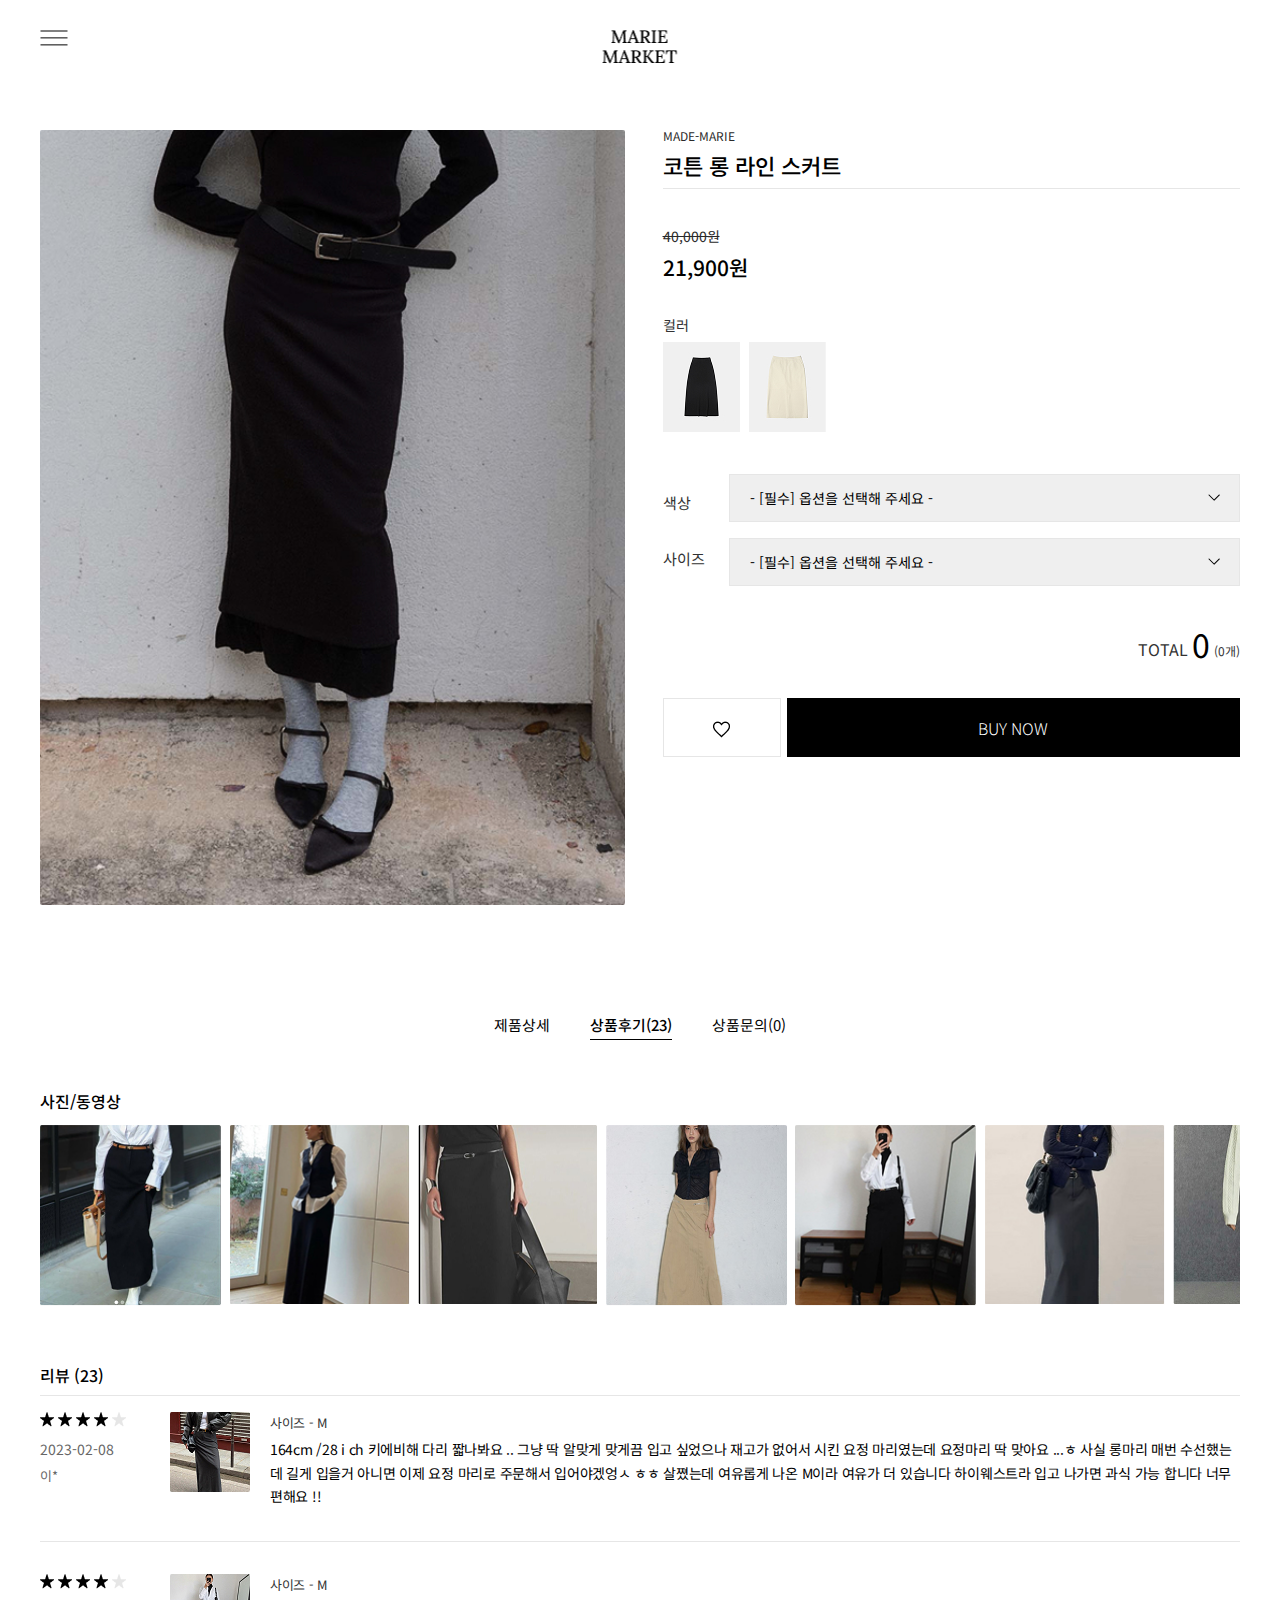
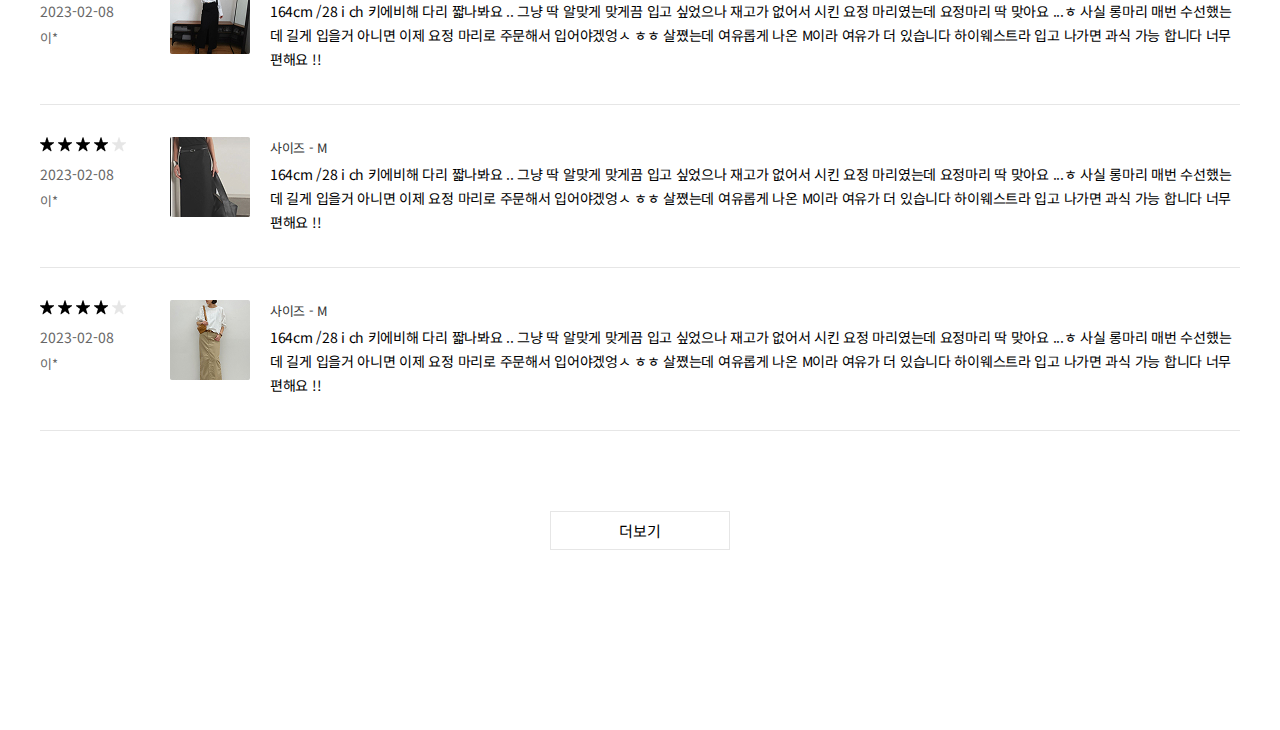
<file: product_detail.html>
<!DOCTYPE html>
<html lang="ko">
<head>
    <meta charset="UTF-8">
    <meta name="viewport" content="width=device-width, initial-scale=1.0">
    <title>코튼 롱 라인 스커트 | MARIE MARKET</title>
    <!-- SWIPER 연결 코드 -->
    <link rel="stylesheet" href="https://cdn.jsdelivr.net/npm/swiper@11/swiper-bundle.min.css"/>
    <script src="https://cdn.jsdelivr.net/npm/swiper@11/swiper-bundle.min.js"></script>
    <!-- 외부스타일시트 -->
    <link rel="stylesheet" href="./styles/reset.css">
    <link rel="stylesheet" href="./styles/common.css">
    <link rel="stylesheet" href="./styles/product_detail.css">
    <link rel="stylesheet" href="./styles/responsive_detail.css">
    <!-- 웹폰트 연결 -->
    <link href="https://fonts.googleapis.com/css2?family=EB+Garamond:ital,wght@0,400..800;1,400..800&family=Lora:ital,wght@0,400..700;1,400..700&display=swap" rel="stylesheet">
    <link href="https://fonts.googleapis.com/css2?family=Noto+Sans+KR:wght@100..900&display=swap" rel="stylesheet">
    <!-- JS -->
    <script src="./script/common.js" defer></script>
    <script src="./script/product_detail.js" defer></script>
</head>
<body>
    <div class="header_wrap">
        <!-- 헤더 -->
        <header>
            <div class="h_top">
                <h1><a href="./index.html"><img src="./images/logo.png" alt="#"></a></h1>
                <nav>
                    <a href="./product_list.html">Made-Marie</a>
                    <a href="./product_list.html">Marie-Jeans</a>
                    <a href="./product_list.html">New</a>
                    <a href="./product_list.html">Best</a>
                    <a href="./product_list.html">Outer</a>
                    <a href="./product_list.html">Top</a>
                    <a href="./product_list.html">Bottom</a>
                    <a href="./product_list.html">Dress/Set</a>
                    <a href="./product_list.html">ACC</a>
                    <a href="./product_list.html">Shoes</a>
                </nav>
            </div>
            <div class="user_menu">
                <a href="#">Login</a>
                <a href="#">Cart</a>
                <a href="#">Search</a>
            </div>
        </header>
        <!-- 반응형 제작을 위한 메뉴 -->
        <a href="#" class="hamburger_menu"><img src="./images/hamburger_b.png" alt="카테고리 메뉴"></a>
        <h2><a href="./index.html" class="logo_center"><img src="./images/logo_center_b.png" alt=""></a></h2>
        <p class="cover_black_viewport"></p>
    </div>
    <!-- main -->
    <main>
        <div class="detail_top">
            <p class="detail_big_img"><img src="./images/detail_big.jpg" alt=""></p>
            <div class="detail_top_right">
                <div class="detail_title">
                    <p>MADE-MARIE</p>
                    <h1>코튼 롱 라인 스커트</h1>
                </div>
                <div class="detail_price">
                    <del>40,000원</del>
                    <span>21,900원</span>
                </div>
                <div class="detail_color">
                    <p>컬러</p>
                    <div class="color_option_wrap">
                        <a href="#"><img src="./images/detail_color01.jpg" alt=""></a>
                        <a href="#"><img src="./images/detail_color02.jpg" alt=""></a>
                    </div>
                </div>
                <div class="detail_option">
                    <dl>
                        <dt>색상</dt>
                        <dd>
                            <select name="color" id="color">
                                <option value="">- [필수] 옵션을 선택해 주세요 -</option>
                                <option value="black">블랙</option>
                                <option value="beige">베이지</option>
                            </select>
                        </dd>
                        <dt>사이즈</dt>
                        <dd>
                            <select name="size" id="size">
                                <option value="">- [필수] 옵션을 선택해 주세요 -</option>
                                <option value="s">S</option>
                                <option value="m">M</option>
                                <option value="l">L</option>
                                <option value="l">XL</option>
                            </select>
                        </dd>
                    </dl>
                </div>
                <div class="total">
                    <span>TOTAL</span>
                    <span class="total_price">0</span>
                    <span class="total_num">(0개)</span>
                </div>
                <div class="buy">
                    <a href="#" class="add_cart">
                        <img src="./images/icon_heart.png" alt="">
                    </a>
                    <a href="#" class="buy_btn">BUY NOW</a>
                </div>
            </div>
        </div>
        <div class="detail_btm">
            <div class="detail_category">
                <a href="#">제품상세</a>
                <a href="#" class="active">상품후기(23)</a>
                <a href="#">상품문의(0)</a>
            </div>
            <div class="detail_contents">
                <div class="product_detail"></div>
                <div class="product_review">
                    <div class="photo_review">
                        <h2>사진/동영상</h2>
                        <div class="swiper review_slide">
                            <div class="swiper-wrapper">
                                <div class="swiper-slide"><img src="./images/detail_review_medium01.jpg" alt=""></div>
                                <div class="swiper-slide"><img src="./images/detail_review_medium02.jpg" alt=""></div>
                                <div class="swiper-slide"><img src="./images/detail_review_medium03.jpg" alt=""></div>
                                <div class="swiper-slide"><img src="./images/detail_review_medium04.jpg" alt=""></div>
                                <div class="swiper-slide"><img src="./images/detail_review_medium05.jpg" alt=""></div>
                                <div class="swiper-slide"><img src="./images/detail_review_medium06.jpg" alt=""></div>
                                <div class="swiper-slide"><img src="./images/detail_review_medium07.jpg" alt=""></div>
                                <div class="swiper-slide"><img src="./images/detail_review_medium08.jpg" alt=""></div>
                                <div class="swiper-slide"><img src="./images/detail_review_medium01.jpg" alt=""></div>
                                <div class="swiper-slide"><img src="./images/detail_review_medium02.jpg" alt=""></div>
                            </div>
                        </div>
                    </div>
                    <div class="review_contents">
                        <h2>리뷰 (23)</h2>
                        <ul>
                            <li>
                                <div class="user_info">
                                    <p class="star">
                                        <img src="./images/icon_star_b.png" alt="">
                                        <img src="./images/icon_star_b.png" alt="">
                                        <img src="./images/icon_star_b.png" alt="">
                                        <img src="./images/icon_star_b.png" alt="">
                                        <img src="./images/icon_star_w.png" alt="">
                                    </p>
                                    <p class="date">2023-02-08</p>
                                    <p class="user_name">이*</p>
                                </div>
                                <div class="review_text">
                                    <p class="review_small_img"><img src="./images/detail_review_small01.jpg" alt=""></p>
                                    <div class="text">
                                        <p class="user_size">사이즈 - M</p>
                                        <p>164cm /28 i ch 키에비해 다리 짧나봐요 .. 그냥 딱 알맞게 맞게끔 입고 싶었으나 재고가 없어서 시킨 요정 마리였는데 요정마리 딱 맞아요 ...ㅎ 사실 롱마리 매번 수선했는데 길게 입을거 아니면 이제 요정 마리로 주문해서 입어야겠엉ㅅ ㅎㅎ 살쪘는데 여유롭게 나온 M이라 여유가 더 있습니다 하이웨스트라 입고 나가면 과식 가능 합니다 너무편해요 !!</p>
                                    </div>
                                </div>
                            </li>
                            <li>
                                <div class="user_info">
                                    <p>
                                        <img src="./images/icon_star_b.png" alt="">
                                        <img src="./images/icon_star_b.png" alt="">
                                        <img src="./images/icon_star_b.png" alt="">
                                        <img src="./images/icon_star_b.png" alt="">
                                        <img src="./images/icon_star_w.png" alt="">
                                    </p>
                                    <p class="date">2023-02-08</p>
                                    <p class="user_name">이*</p>
                                </div>
                                <div class="review_text">
                                    <p class="img"><img src="./images/detail_review_small02.jpg" alt=""></p>
                                    <div class="text">
                                        <p class="user_size">사이즈 - M</p>
                                        <p>164cm /28 i ch 키에비해 다리 짧나봐요 .. 그냥 딱 알맞게 맞게끔 입고 싶었으나 재고가 없어서 시킨 요정 마리였는데 요정마리 딱 맞아요 ...ㅎ 사실 롱마리 매번 수선했는데 길게 입을거 아니면 이제 요정 마리로 주문해서 입어야겠엉ㅅ ㅎㅎ 살쪘는데 여유롭게 나온 M이라 여유가 더 있습니다 하이웨스트라 입고 나가면 과식 가능 합니다 너무편해요 !!</p>
                                    </div>
                                </div>
                            </li>
                            <li>
                                <div class="user_info">
                                    <p>
                                        <img src="./images/icon_star_b.png" alt="">
                                        <img src="./images/icon_star_b.png" alt="">
                                        <img src="./images/icon_star_b.png" alt="">
                                        <img src="./images/icon_star_b.png" alt="">
                                        <img src="./images/icon_star_w.png" alt="">
                                    </p>
                                    <p class="date">2023-02-08</p>
                                    <p class="user_name">이*</p>
                                </div>
                                <div class="review_text">
                                    <p class="img"><img src="./images/detail_review_small03.jpg" alt=""></p>
                                    <div class="text">
                                        <p class="user_size">사이즈 - M</p>
                                        <p>164cm /28 i ch 키에비해 다리 짧나봐요 .. 그냥 딱 알맞게 맞게끔 입고 싶었으나 재고가 없어서 시킨 요정 마리였는데 요정마리 딱 맞아요 ...ㅎ 사실 롱마리 매번 수선했는데 길게 입을거 아니면 이제 요정 마리로 주문해서 입어야겠엉ㅅ ㅎㅎ 살쪘는데 여유롭게 나온 M이라 여유가 더 있습니다 하이웨스트라 입고 나가면 과식 가능 합니다 너무편해요 !!</p>
                                    </div>
                                </div>
                            </li>
                            <li>
                                <div class="user_info">
                                    <p>
                                        <img src="./images/icon_star_b.png" alt="">
                                        <img src="./images/icon_star_b.png" alt="">
                                        <img src="./images/icon_star_b.png" alt="">
                                        <img src="./images/icon_star_b.png" alt="">
                                        <img src="./images/icon_star_w.png" alt="">
                                    </p>
                                    <p class="date">2023-02-08</p>
                                    <p class="user_name">이*</p>
                                </div>
                                <div class="review_text">
                                    <p class="img"><img src="./images/detail_review_small04.jpg" alt=""></p>
                                    <div class="text">
                                        <p class="user_size">사이즈 - M</p>
                                        <p>164cm /28 i ch 키에비해 다리 짧나봐요 .. 그냥 딱 알맞게 맞게끔 입고 싶었으나 재고가 없어서 시킨 요정 마리였는데 요정마리 딱 맞아요 ...ㅎ 사실 롱마리 매번 수선했는데 길게 입을거 아니면 이제 요정 마리로 주문해서 입어야겠엉ㅅ ㅎㅎ 살쪘는데 여유롭게 나온 M이라 여유가 더 있습니다 하이웨스트라 입고 나가면 과식 가능 합니다 너무편해요 !!</p>
                                    </div>
                                </div>
                            </li>
                        </ul>
                    </div>
                </div>
                <div class="product_request"></div>
            </div>
        </div>
        <a href="#" class="viewmore">더보기</a>
    </main>
</body>
</html>
</file>
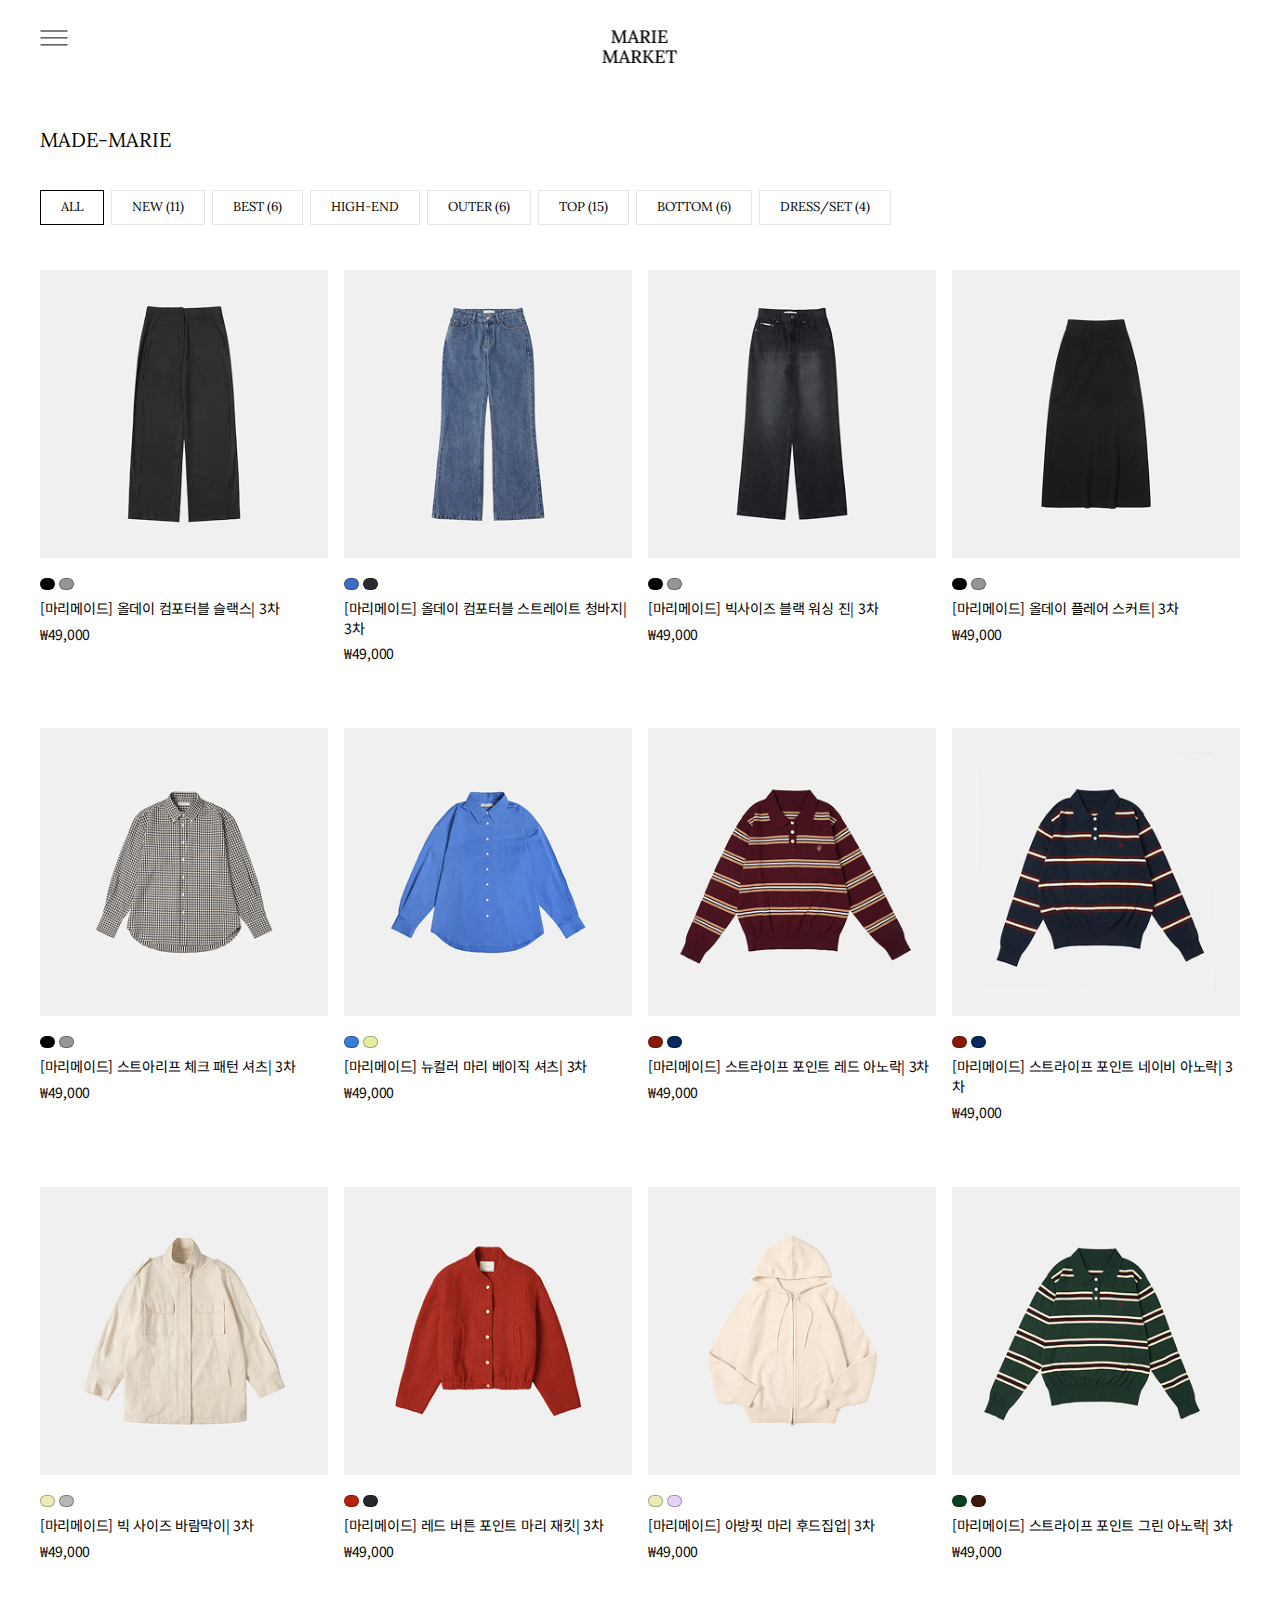
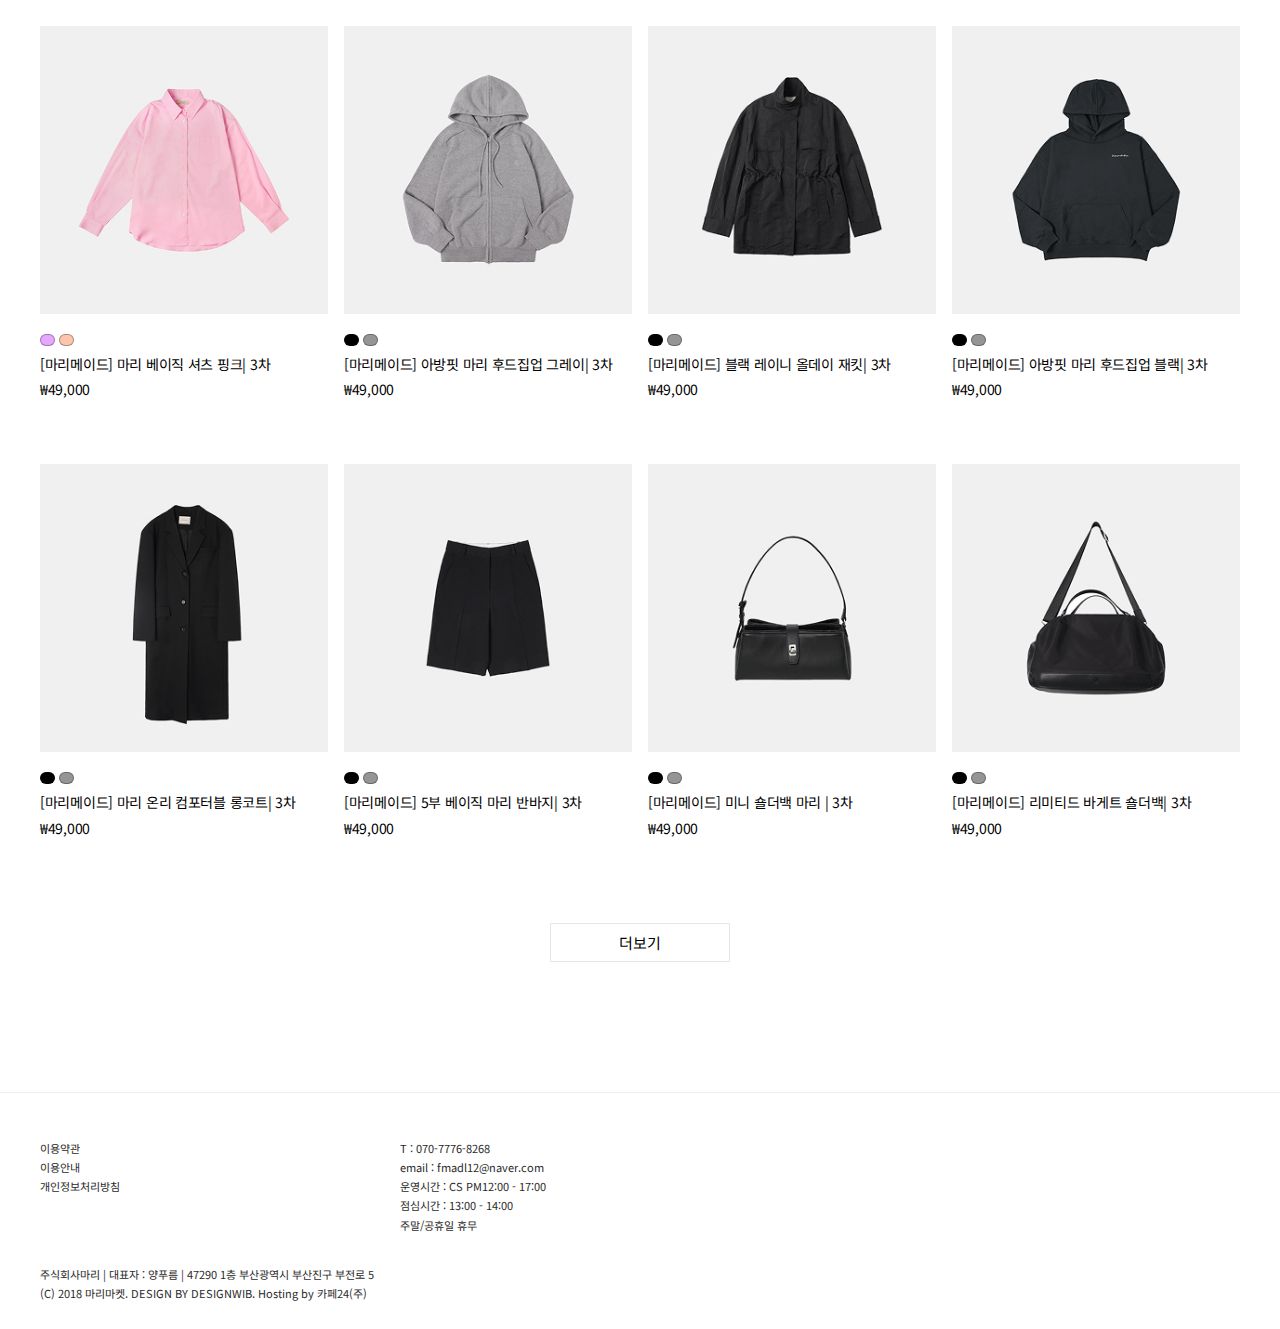
<file: product_list.html>
<!DOCTYPE html>
<html lang="ko">
<head>
    <meta charset="UTF-8">
    <meta name="viewport" content="width=device-width, initial-scale=1.0">
    <title>상품리스트 | Marie Market</title>
    <!-- SWIPER 연결 코드 -->
    <link rel="stylesheet" href="https://cdn.jsdelivr.net/npm/swiper@11/swiper-bundle.min.css"/>
    <script src="https://cdn.jsdelivr.net/npm/swiper@11/swiper-bundle.min.js"></script>
    <!-- 외부스타일시트 -->
    <link rel="stylesheet" href="./styles/reset.css">
    <link rel="stylesheet" href="./styles/common.css">
    <link rel="stylesheet" href="./styles/product_list.css">
    <link rel="stylesheet" href="./styles/responsive_list.css">
    <!-- 웹폰트 연결 -->
    <link href="https://fonts.googleapis.com/css2?family=EB+Garamond:ital,wght@0,400..800;1,400..800&family=Lora:ital,wght@0,400..700;1,400..700&display=swap" rel="stylesheet">
    <link href="https://fonts.googleapis.com/css2?family=Noto+Sans+KR:wght@100..900&display=swap" rel="stylesheet">
    <!-- JS -->
    <script src="./script/common.js" defer></script>
    <script src="./script/product_list.js" defer></script>
</head>
<body>
    <div class="header_wrap">
        <!-- 헤더 -->
        <header>
            <div class="h_top">
                <h1><a href="./index.html"><img src="./images/logo.png" alt="#"></a></h1>
                <nav>
                    <a href="./product_list.html">Made-Marie</a>
                    <a href="./product_list.html">Marie-Jeans</a>
                    <a href="./product_list.html">New</a>
                    <a href="./product_list.html">Best</a>
                    <a href="./product_list.html">Outer</a>
                    <a href="./product_list.html">Top</a>
                    <a href="./product_list.html">Bottom</a>
                    <a href="./product_list.html">Dress/Set</a>
                    <a href="./product_list.html">ACC</a>
                    <a href="./product_list.html">Shoes</a>
                </nav>
            </div>
            <div class="user_menu">
                <a href="#">Login</a>
                <a href="#">Cart</a>
                <a href="#">Search</a>
            </div>
        </header>
        <!-- 반응형 제작을 위한 메뉴 -->
        <a href="#" class="hamburger_menu"><img src="./images/hamburger_b.png" alt="카테고리 메뉴"></a>
        <h2><a href="./index.html" class="logo_center"><img src="./images/logo_center_b.png" alt=""></a></h2>
        <p class="cover_black_viewport"></p>
    </div>
    <!-- main -->
    <main>
        <h1>MADE-MARIE</h1>
        <ul>
            <li><a href="#" class="active">ALL</a></li>
            <li><a href="#">NEW (11)</a></li>
            <li><a href="#">BEST (6)</a></li>
            <li><a href="#">HIGH-END</a></li>
            <li><a href="#">OUTER (6)</a></li>
            <li><a href="#">TOP (15)</a></li>
            <li><a href="#">BOTTOM (6)</a></li>
            <li><a href="#">DRESS/SET (4)</a></li>
        </ul>
        <div class="list_wrap">
            <div class="list_contents_wrap">
                <a href="./product_detail.html" class="cloth_img"><img src="./images/list_cloth01.jpg" alt=""></a>
                <div class="cloth_contents">
                    <div class="cloth_color">
                        <p></p>
                        <p></p>
                    </div>
                    <p class="cloth_title">[마리메이드] 올데이 컴포터블 슬랙스|  3차</p>
                    <p class="cloth_price">₩49,000</p>
                </div>
            </div>
            <div class="list_contents_wrap">
                <a href="./product_detail.html" class="cloth_img"><img src="./images/list_cloth02.jpg" alt=""></a>
                <div class="cloth_contents">
                    <div class="cloth_color">
                        <p></p>
                        <p></p>
                    </div>
                    <p class="cloth_title">[마리메이드] 올데이 컴포터블 스트레이트 청바지|  3차</p>
                    <p class="cloth_price">₩49,000</p>
                </div>
            </div>
            <div class="list_contents_wrap">
                <a href="./product_detail.html" class="cloth_img"><img src="./images/list_cloth03.jpg" alt=""></a>
                <div class="cloth_contents">
                    <div class="cloth_color">
                        <p></p>
                        <p></p>
                    </div>
                    <p class="cloth_title">[마리메이드] 빅사이즈 블랙 워싱 진|  3차</p>
                    <p class="cloth_price">₩49,000</p>
                </div>
            </div>
            <div class="list_contents_wrap">
                <a href="./product_detail.html" class="cloth_img"><img src="./images/list_cloth04.jpg" alt=""></a>
                <div class="cloth_contents">
                    <div class="cloth_color">
                        <p></p>
                        <p></p>
                    </div>
                    <p class="cloth_title">[마리메이드] 올데이 플레어 스커트|  3차</p>
                    <p class="cloth_price">₩49,000</p>
                </div>
            </div>
            <div class="list_contents_wrap">
                <a href="./product_detail.html" class="cloth_img"><img src="./images/list_cloth05.jpg" alt=""></a>
                <div class="cloth_contents">
                    <div class="cloth_color">
                        <p></p>
                        <p></p>
                    </div>
                    <p class="cloth_title">[마리메이드] 스트아리프 체크 패턴 셔츠|  3차</p>
                    <p class="cloth_price">₩49,000</p>
                </div>
            </div>
            <div class="list_contents_wrap">
                <a href="./product_detail.html" class="cloth_img"><img src="./images/list_cloth06.jpg" alt=""></a>
                <div class="cloth_contents">
                    <div class="cloth_color">
                        <p></p>
                        <p></p>
                    </div>
                    <p class="cloth_title">[마리메이드] 뉴컬러 마리 베이직 셔츠|  3차</p>
                    <p class="cloth_price">₩49,000</p>
                </div>
            </div>
            <div class="list_contents_wrap">
                <a href="./product_detail.html" class="cloth_img"><img src="./images/list_cloth07.jpg" alt=""></a>
                <div class="cloth_contents">
                    <div class="cloth_color">
                        <p></p>
                        <p></p>
                    </div>
                    <p class="cloth_title">[마리메이드] 스트라이프 포인트 레드 아노락|  3차</p>
                    <p class="cloth_price">₩49,000</p>
                </div>
            </div>
            <div class="list_contents_wrap">
                <a href="./product_detail.html" class="cloth_img"><img src="./images/list_cloth08.jpg" alt=""></a>
                <div class="cloth_contents">
                    <div class="cloth_color">
                        <p></p>
                        <p></p>
                    </div>
                    <p class="cloth_title">[마리메이드] 스트라이프 포인트 네이비 아노락|  3차</p>
                    <p class="cloth_price">₩49,000</p>
                </div>
            </div>
            <div class="list_contents_wrap">
                <a href="./product_detail.html" class="cloth_img"><img src="./images/list_cloth09.jpg" alt=""></a>
                <div class="cloth_contents">
                    <div class="cloth_color">
                        <p></p>
                        <p></p>
                    </div>
                    <p class="cloth_title">[마리메이드] 빅 사이즈 바람막이|  3차</p>
                    <p class="cloth_price">₩49,000</p>
                </div>
            </div>
            <div class="list_contents_wrap">
                <a href="./product_detail.html" class="cloth_img"><img src="./images/list_cloth10.jpg" alt=""></a>
                <div class="cloth_contents">
                    <div class="cloth_color">
                        <p></p>
                        <p></p>
                    </div>
                    <p class="cloth_title">[마리메이드] 레드 버튼 포인트 마리 재킷|  3차</p>
                    <p class="cloth_price">₩49,000</p>
                </div>
            </div>
            <div class="list_contents_wrap">
                <a href="./product_detail.html" class="cloth_img"><img src="./images/list_cloth11.jpg" alt=""></a>
                <div class="cloth_contents">
                    <div class="cloth_color">
                        <p></p>
                        <p></p>
                    </div>
                    <p class="cloth_title">[마리메이드] 아방핏 마리 후드집업|  3차</p>
                    <p class="cloth_price">₩49,000</p>
                </div>
            </div>
            <div class="list_contents_wrap">
                <a href="./product_detail.html" class="cloth_img"><img src="./images/list_cloth12.jpg" alt=""></a>
                <div class="cloth_contents">
                    <div class="cloth_color">
                        <p></p>
                        <p></p>
                    </div>
                    <p class="cloth_title">[마리메이드] 스트라이프 포인트 그린 아노락|  3차</p>
                    <p class="cloth_price">₩49,000</p>
                </div>
            </div>
            <div class="list_contents_wrap">
                <a href="./product_detail.html" class="cloth_img"><img src="./images/list_cloth13.jpg" alt=""></a>
                <div class="cloth_contents">
                    <div class="cloth_color">
                        <p></p>
                        <p></p>
                    </div>
                    <p class="cloth_title">[마리메이드] 마리 베이직 셔츠 핑크|  3차</p>
                    <p class="cloth_price">₩49,000</p>
                </div>
            </div>
            <div class="list_contents_wrap">
                <a href="./product_detail.html" class="cloth_img"><img src="./images/list_cloth14.jpg" alt=""></a>
                <div class="cloth_contents">
                    <div class="cloth_color">
                        <p></p>
                        <p></p>
                    </div>
                    <p class="cloth_title">[마리메이드] 아방핏 마리 후드집업 그레이|  3차</p>
                    <p class="cloth_price">₩49,000</p>
                </div>
            </div>
            <div class="list_contents_wrap">
                <a href="./product_detail.html" class="cloth_img"><img src="./images/list_cloth15.jpg" alt=""></a>
                <div class="cloth_contents">
                    <div class="cloth_color">
                        <p></p>
                        <p></p>
                    </div>
                    <p class="cloth_title">[마리메이드] 블랙 레이니 올데이 재킷|  3차</p>
                    <p class="cloth_price">₩49,000</p>
                </div>
            </div>
            <div class="list_contents_wrap">
                <a href="./product_detail.html" class="cloth_img"><img src="./images/list_cloth16.jpg" alt=""></a>
                <div class="cloth_contents">
                    <div class="cloth_color">
                        <p></p>
                        <p></p>
                    </div>
                    <p class="cloth_title">[마리메이드] 아방핏 마리 후드집업 블랙|  3차</p>
                    <p class="cloth_price">₩49,000</p>
                </div>
            </div>
            <div class="list_contents_wrap">
                <a href="./product_detail.html" class="cloth_img"><img src="./images/list_cloth17.jpg" alt=""></a>
                <div class="cloth_contents">
                    <div class="cloth_color">
                        <p></p>
                        <p></p>
                    </div>
                    <p class="cloth_title">[마리메이드] 마리 온리 컴포터블 롱코트|  3차</p>
                    <p class="cloth_price">₩49,000</p>
                </div>
            </div>
            <div class="list_contents_wrap">
                <a href="./product_detail.html" class="cloth_img"><img src="./images/list_cloth18.jpg" alt=""></a>
                <div class="cloth_contents">
                    <div class="cloth_color">
                        <p></p>
                        <p></p>
                    </div>
                    <p class="cloth_title">[마리메이드] 5부 베이직 마리 반바지|  3차</p>
                    <p class="cloth_price">₩49,000</p>
                </div>
            </div>
            <div class="list_contents_wrap">
                <a href="./product_detail.html" class="cloth_img"><img src="./images/list_cloth19.jpg" alt=""></a>
                <div class="cloth_contents">
                    <div class="cloth_color">
                        <p></p>
                        <p></p>
                    </div>
                    <p class="cloth_title">[마리메이드] 미니 숄더백 마리 |  3차</p>
                    <p class="cloth_price">₩49,000</p>
                </div>
            </div>
            <div class="list_contents_wrap">
                <a href="./product_detail.html" class="cloth_img"><img src="./images/list_cloth20.jpg" alt=""></a>
                <div class="cloth_contents">
                    <div class="cloth_color">
                        <p></p>
                        <p></p>
                    </div>
                    <p class="cloth_title">[마리메이드] 리미티드 바게트 숄더백|  3차</p>
                    <p class="cloth_price">₩49,000</p>
                </div>
            </div>
        </div>
        <a href="#" class="viewmore">더보기</a>
    </main>
    <!-- ================================FOOTER -->
    <footer>
        <div class="f_top">
            <div class="ft_1">
                <a href="#">이용약관</a>
                <a href="#">이용안내</a>
                <a href="#">개인정보처리방침</a>
            </div>
            <address>
                <p>T : 070-7776-8268</p>
                <p>email : fmadl12@naver.com</p>
                <p>운영시간 : CS PM12:00 - 17:00</p>
                <p>점심시간 : 13:00 - 14:00</p>
                <p>주말/공휴일 휴무</p>
            </address>
        </div>
        <div class="f_btm">
            <p>주식회사마리  |  대표자 : 양푸름 | 47290 1층 부산광역시 부산진구 부전로 5 </p>
            <p>(C) 2018 마리마켓. DESIGN BY DESIGNWIB.  Hosting by 카페24(주)</p>
        </div>
    </footer>
</body>
</html>
</file>
<file: styles/common.css>
.header_wrap {position: relative;}
header {
    position: fixed; left: 0; top: 0; z-index: 999;
    background-color: #fff;
    width: 210px; height: 100vh;
    padding: 30px 0 40px 40px;
    display: flex; flex-flow: column nowrap; justify-content: space-between;
}
header .h_top {}
header .h_top h1 {padding-bottom: 20px; border-bottom: 1px solid #E6E6E6; margin-bottom: 40px;}
header .h_top h1 a {}
header .h_top h1 a img {}
header .h_top nav {}
header .h_top nav a,
header .user_menu a {
    display: block;
    font-family: "Lora", serif; font-size: 0.83rem;
    margin-bottom: 15px;
}
header .h_top nav a:hover,
header .user_menu a:hover {
    font-weight: 600;
}
header .h_top nav a {}
header .user_menu {}
header .user_menu a {}
/* 반응형 제작 시 메뉴 */
.header_wrap .hamburger_menu {
    position: fixed; top: 30px; left: 40px;
    z-index: 900; display: none;
}
.header_wrap  .hamburger_menu img {}
.header_wrap .logo_center {
    position: absolute; top: 30px; left: 50%;
    z-index: 900; transform: translateX(-50%);
    display: none;

}
.header_wrap .logo_center img {}
.header_wrap .cover_black_viewport {
    position: fixed; width: 100%; height: 100%;
    z-index: 900; background-color: rgba(0,0,0,0.5);
    display: none;
}
/* footer */
footer {
    padding: 30px 40px;
    max-width:1710px; min-width:320px;
    margin-left: 210px;
    padding-top: 50px;
    border-top: 1px solid #eee;
}
footer * p,
footer * a {font-size: 0.69rem; color: #2A2A2A;}
footer .f_top {display: flex;}
footer .f_top .ft_1 {}
footer .f_top .ft_1 a {
    display: flex; flex-flow: column nowrap;
    margin-bottom: 8px;
}
footer .f_top address {margin-left: 280px;}
footer .f_top address p {margin-bottom: 8px;}
footer .f_btm {display: flex; justify-content: space-between; margin-top: 70px;}
footer .f_btm p {}

@media screen and (max-width:1300px) {
    header {left: -300px;}
    .header_wrap .hamburger_menu {display: block;}
    .header_wrap .logo_center {display: block;}
}
@media screen and (max-width:650px) {
    .header_wrap .hamburger_menu {left: 12px;}
}
</file>
<file: styles/product_detail.css>
main {
    max-width:1500px; min-width:320px;
    margin-left: calc(210px + ((1710px - 1500px) / 2));
    padding: 80px 95px;
}
main .detail_top {
    padding: 0 120px; margin-bottom: 150px;
    display: flex; justify-content: space-between;
}
/* 컨텐츠 사이 공통간격 */
main .detail_top .detail_big_img {width: calc((100% - 60px) / 2);}
main .detail_top .detail_big_img img {width: 100%;}
main .detail_top .detail_top_right {width: calc((100% - 90px) / 2);}
main .detail_top .detail_top_right > * {margin-bottom: 50px;}
main .detail_top .detail_top_right .detail_title {padding-bottom: 12px; border-bottom: 1px solid #E6E6E6;}
main .detail_top .detail_top_right .detail_title p {font-size: 0.75rem; color: #2A2A2A; margin-bottom: 12px;}
main .detail_top .detail_top_right .detail_title h1 {font-size: 1.38rem; font-weight: 500;}
main .detail_top .detail_top_right .detail_price {}
main .detail_top .detail_top_right .detail_price > * {display: block;}
main .detail_top .detail_top_right .detail_price del {font-size: 0.88rem; color: #2A2A2A; margin-bottom: 14px;}
main .detail_top .detail_top_right .detail_price span {font-size: 1.31rem; font-weight: 500;}
main .detail_top .detail_top_right .detail_color > p {color: #333333; font-size: 0.88rem; margin-bottom: 10px;}
main .detail_top .detail_top_right .detail_color .color_option_wrap a {margin-right: 4px; display: inline-block; overflow: hidden;}
main .detail_top .detail_top_right .detail_color .color_option_wrap a img {transition: transform 0.3s;}
main .detail_top .detail_top_right .detail_color .color_option_wrap a img:hover {transform: scale(1.05);}
main .detail_top .detail_top_right .detail_option {}
main .detail_top .detail_top_right .detail_option dl {
    display: flex; flex-flow: row wrap;
    justify-content: space-between; align-items: center;
}
main .detail_top .detail_top_right .detail_option dl dt {
    width: 42px; font-size: 0.94rem;
    position: relative; top: -4px;
    color: #333333;
}
main .detail_top .detail_top_right .detail_option dl dd {
    font-size: 0.88rem; width: calc(100% - 42px - 24px);
    display: flex; flex-flow: column nowrap; border: 1px solid #E6E6E6;
}
main .detail_top .detail_top_right .detail_option dl dd:nth-of-type(1) {margin-bottom: 16px;}
main .detail_top .detail_top_right .detail_option dl dd select {
    padding: 16px 20px; background-image: url(../images/arrow_btm.png);
    background-repeat: no-repeat; background-position: 97%;
}
main .detail_top .detail_top_right .detail_option dl dd #color {}
main .detail_top .detail_top_right .detail_option dl dd #color option {}
main .detail_top .detail_top_right .total {float: right;}
main .detail_top .detail_top_right .total span {color: #333333;}
main .detail_top .detail_top_right .total .total_price {font-size: 2rem; color: #000; position: relative; top: 2px;}
main .detail_top .detail_top_right .total .total_num {font-size: 0.75rem;}
main .detail_top .detail_top_right .buy {
    clear: both;  text-align: center;
    display: flex ; justify-content: space-between; align-items: center;
}
main .detail_top .detail_top_right .buy > * {height: 59px;}
main .detail_top .detail_top_right .buy .add_cart {
    width: 118px;  border: 1px solid #E6E6E6;
    display: block; font-size: 0.94rem;
    background-color: #fff; padding: 20px 0;/*  padding-left: 16px;
    background-image: url(../images/icon_heart.png);
    background-repeat: no-repeat; background-position-y: center; background-position-x: 38%; */
}
main .detail_top .detail_top_right .buy .buy_btn {
    width: calc(100% - 118px - 6px);  padding: 22px 0;
    background-color: #000; color: #fff;
    font-weight: 300;
}
main .detail_btm {}
main .detail_btm .detail_category {text-align: center; margin-bottom: 80px;}
main .detail_btm .detail_category a {font-size: 0.93rem; padding-bottom: 4px;}
main .detail_btm .detail_category a:nth-child(2) {margin: 0 36px;}
main .detail_btm .detail_category .active {border-bottom: 1px solid #000; font-weight: 500;}
main .detail_btm .detail_contents {}
main .detail_btm .detail_contents h2 {font-weight: 500; margin-bottom: 16px;}
main .detail_btm .detail_contents .product_detail {}
main .detail_btm .detail_contents .product_review {}
main .detail_btm .detail_contents .product_review .photo_review {margin-bottom: 80px;}
main .detail_btm .detail_contents .product_review .photo_review h2 {}
main .detail_btm .detail_contents .product_review .photo_review .review_slide {}
main .detail_btm .detail_contents .product_review .photo_review .review_slide .swiper-slide {}
main .detail_btm .detail_contents .product_review .photo_review .review_slide .swiper-slide img {width: 100%;}
main .detail_btm .detail_contents .product_review .review_contents {}
main .detail_btm .detail_contents .product_review .review_contents h2 {padding-bottom: 12px; border-bottom: 1px solid #E6E6E6;}
main .detail_btm .detail_contents .product_review .review_contents ul {}
main .detail_btm .detail_contents .product_review .review_contents ul li {
    display: flex; justify-content: space-between; padding: 32px 0; border-bottom: 1px solid #E6E6E6;
}
main .detail_btm .detail_contents .product_review .review_contents ul li:first-child {padding-top: 0;}
main .detail_btm .detail_contents .product_review .review_contents ul li .user_info {width: 90px;}
main .detail_btm .detail_contents .product_review .review_contents ul li .user_info .star {}
main .detail_btm .detail_contents .product_review .review_contents ul li .user_info .star img {}
main .detail_btm .detail_contents .product_review .review_contents ul li .user_info .date {
    font-size: 0.88rem; color: #666; margin: 14px 0;
}
main .detail_btm .detail_contents .product_review .review_contents ul li .user_info .user_name {
    font-size: 0.81rem; color: #666;
}
main .detail_btm .detail_contents .product_review .review_contents ul li .review_text {
    width: calc((100% - 40px - 90px));
    display: flex;
}
main .detail_btm .detail_contents .product_review .review_contents ul li .review_text .review_small_img {}
main .detail_btm .detail_contents .product_review .review_contents ul li .review_text .review_small_img img {}
main .detail_btm .detail_contents .product_review .review_contents ul li .review_text .text {margin-left: 20px;}
main .detail_btm .detail_contents .product_review .review_contents ul li .review_text .text > p {
    font-size: 0.88rem; letter-spacing: -0.02em; line-height: 1.7;
}
main .detail_btm .detail_contents .product_review .review_contents ul li .review_text .text .user_size {
    font-size: 0.81rem; letter-spacing: -0.02em; line-height: 1.7; color: #333333;
    margin-bottom: 4px;
}
main .detail_btm .detail_contents .product_request {}
main .viewmore {
    font-size: 0.94rem; border: 1px solid #e6e6e6;
    display: block; margin: 0 auto; width: 180px; padding: 11px;
    text-align: center; margin-top: 80px; margin-bottom: 100px;
}
main .viewmore:hover {background-color: rgba(0,0,0,0.1);}
</file>
<file: styles/responsive_detail.css>
@media screen and (max-width:1300px) {
    main {margin-left: 0; padding: 80px 40px;}
    main .detail_top {padding: 0px; padding-top: 50px; margin-bottom: 110px;}
    main .detail_top .detail_big_img {width: calc((100% - 30px) / 2);}
    main .detail_top .detail_top_right {width: calc((100% - 45px) / 2);}
    main .detail_top .detail_top_right > * {margin-bottom: 40px;}
    main .detail_btm .detail_category {margin-bottom: 60px;}
    main .detail_btm .detail_contents .product_review .photo_review {margin-bottom: 60px;}
}
@media screen and (max-width:750px){
    main .detail_top {flex-flow: column nowrap; justify-content: flex-start;}
    main .detail_top .detail_big_img {width: 100%; height: 600px; overflow: hidden; margin-bottom: 32px;}
    main .detail_top .detail_top_right {width: 100%;}
    main .detail_top .detail_top_right > * {margin-bottom: 28px;}
}
@media screen and (max-width:650px){
    main {margin-left: 0; padding: 60px 12px;}
    main .detail_top {padding-top: 30px;}
    main .detail_btm .detail_contents .product_review .review_contents ul li .user_info {width: 100%}
    main .detail_btm .detail_contents .product_review .review_contents ul li .user_info > * {
        display: inline-block; margin-right: 10px;
    }
    main .detail_btm .detail_contents .product_review .review_contents ul li {flex-flow: column nowrap;}
    main .detail_btm .detail_contents .product_review .review_contents ul li .review_text {
        width: 100%;
    }
    main .detail_btm .detail_contents .product_review .review_contents ul li .review_text .text p:nth-child(2) {
        font-size: 0.74rem;
    }
}
</file>
<file: styles/product_list.css>
main {
    max-width:1710px; min-width:320px;
    margin-left: 210px;
    padding: 50px 40px;
}
main h1 {font-family: "Lora", serif; font-size: 1.25rem;}
main ul {margin: 40px 0;}
main ul li {display: inline-block; margin-right: 5px;}
main ul li a {
    display: inline-block; font-family: "Lora", serif; font-size: 0.81rem;
    padding: 10px 20px; border: 1px solid #E6E6E6;
}
main ul li > .active {border: 1px solid #000;}
main ul li a:hover {background-color: rgba(0,0,0,0.1);}
main .list_wrap {display: flex; flex-flow: row wrap; justify-content: space-between;}
main .list_wrap .list_contents_wrap {width: calc((100% - (20px * 4)) / 5); margin-bottom: 68px;}
/* 마지막 컨텐츠 사이 간격 */
/* main .list_wrap .list_contents_wrap:nth-child(16),
main .list_wrap .list_contents_wrap:nth-child(17),
main .list_wrap .list_contents_wrap:nth-child(18),
main .list_wrap .list_contents_wrap:nth-child(19),
main .list_wrap .list_contents_wrap:nth-child(20) {margin: 0;} */

main .list_wrap .list_contents_wrap .cloth_img {
    display: block; margin-bottom: 16px; overflow: hidden;
}
main .list_wrap .list_contents_wrap .cloth_img img {
    width: 100%; transition: transform 0.3s;
}
main .list_wrap .list_contents_wrap .cloth_img img:hover {
    transform: scale(1.02);
}
main .list_wrap .list_contents_wrap .cloth_contents {}
main .list_wrap .list_contents_wrap .cloth_contents .cloth_color {margin: 16px 0 8px 0;}
main .list_wrap .list_contents_wrap .cloth_contents .cloth_color > p {
    width: 15px; height: 12px; border-radius: 15px; border: 1px solid rgba(0,0,0,0.3);
    display: inline-block;
}
main .list_wrap .list_contents_wrap .cloth_contents .cloth_color > p:first-child {background-color: #000;}
main .list_wrap .list_contents_wrap .cloth_contents .cloth_color > p:last-child {background-color: #959595;}
/* 개별 색상 */
main .list_wrap .list_contents_wrap:nth-child(2) .cloth_contents .cloth_color > p:first-child {background-color: #3e6dc4;}
main .list_wrap .list_contents_wrap:nth-child(2) .cloth_contents .cloth_color > p:last-child {background-color: #292b31;}
main .list_wrap .list_contents_wrap:nth-child(6) .cloth_contents .cloth_color > p:first-child {background-color: #387dd8;}
main .list_wrap .list_contents_wrap:nth-child(6) .cloth_contents .cloth_color > p:last-child {background-color: #e6ee9e;}
main .list_wrap .list_contents_wrap:nth-child(7) .cloth_contents .cloth_color > p:first-child {background-color: #881b08;}
main .list_wrap .list_contents_wrap:nth-child(7) .cloth_contents .cloth_color > p:last-child {background-color: #04295a;}
main .list_wrap .list_contents_wrap:nth-child(8) .cloth_contents .cloth_color > p:first-child {background-color: #881b08;}
main .list_wrap .list_contents_wrap:nth-child(8) .cloth_contents .cloth_color > p:last-child {background-color: #04295a;}
main .list_wrap .list_contents_wrap:nth-child(9) .cloth_contents .cloth_color > p:first-child {background-color: #ececb4;}
main .list_wrap .list_contents_wrap:nth-child(9) .cloth_contents .cloth_color > p:last-child {background-color: #b5b6b8;}
main .list_wrap .list_contents_wrap:nth-child(10) .cloth_contents .cloth_color > p:first-child {background-color: #b8230f;}
main .list_wrap .list_contents_wrap:nth-child(10) .cloth_contents .cloth_color > p:last-child {background-color: #27272b;}
main .list_wrap .list_contents_wrap:nth-child(11) .cloth_contents .cloth_color > p:first-child {background-color: #eaebb7;}
main .list_wrap .list_contents_wrap:nth-child(11) .cloth_contents .cloth_color > p:last-child {background-color: #e3d1f7;}
main .list_wrap .list_contents_wrap:nth-child(12) .cloth_contents .cloth_color > p:first-child {background-color: #09411e;}
main .list_wrap .list_contents_wrap:nth-child(12) .cloth_contents .cloth_color > p:last-child {background-color: #3d1a0a;}
main .list_wrap .list_contents_wrap:nth-child(13) .cloth_contents .cloth_color > p:first-child {background-color: #e6a7ff;}
main .list_wrap .list_contents_wrap:nth-child(13) .cloth_contents .cloth_color > p:last-child {background-color: #fcc5ac;}
/* 개별 색상 끝 */
main .list_wrap .list_contents_wrap .cloth_contents .cloth_title,
main .list_wrap .list_contents_wrap .cloth_contents .cloth_price {
    font-size: 0.88rem; letter-spacing: -0.02em;
}
main .list_wrap .list_contents_wrap .cloth_contents .cloth_title {margin-bottom: 8px; line-height: 1.4;}
main .viewmore {
    font-size: 0.94rem; border: 1px solid #e6e6e6;
    display: block; margin: 0 auto; width: 180px; padding: 11px;
    text-align: center; margin-top: 20px; margin-bottom: 80px;
}
main .viewmore:hover {background-color: rgba(0,0,0,0.1);}
</file>
<file: styles/responsive_list.css>
@media screen and (max-width:1300px) {
    header {left: -300px;}
    .header_wrap .hamburger_menu {display: block;}
    .header_wrap .logo_center {display: block;}
    main h1 {margin-top: 80px;}
    main {margin-left: 0;}
    main .list_wrap .list_contents_wrap {width: calc((100% - (16px * 3)) / 4);}
    main ul li {margin-bottom: 5px; margin-right: 3px;}
    footer {margin-left: 0;}
    footer .f_btm {flex-flow: column nowrap; justify-content: start; margin-top: 30px;}
    footer .f_btm p:first-child {margin-bottom: 8px;}
}
@media screen and (max-width:700px) {
    .header_wrap .hamburger_menu {left: 12px;}
    main {padding: 50px 12px;}
    main .list_wrap .list_contents_wrap {width: calc((100% - 12px) / 2); margin-bottom: 40px;}
    footer .f_top {flex-flow: column nowrap; align-items: start;}
    footer .f_top .ft_1 a {}
    footer .f_top address {margin-left: 0; margin-top: 30px;}
    main .viewmore {margin-bottom: 50px;}
}
</file>
